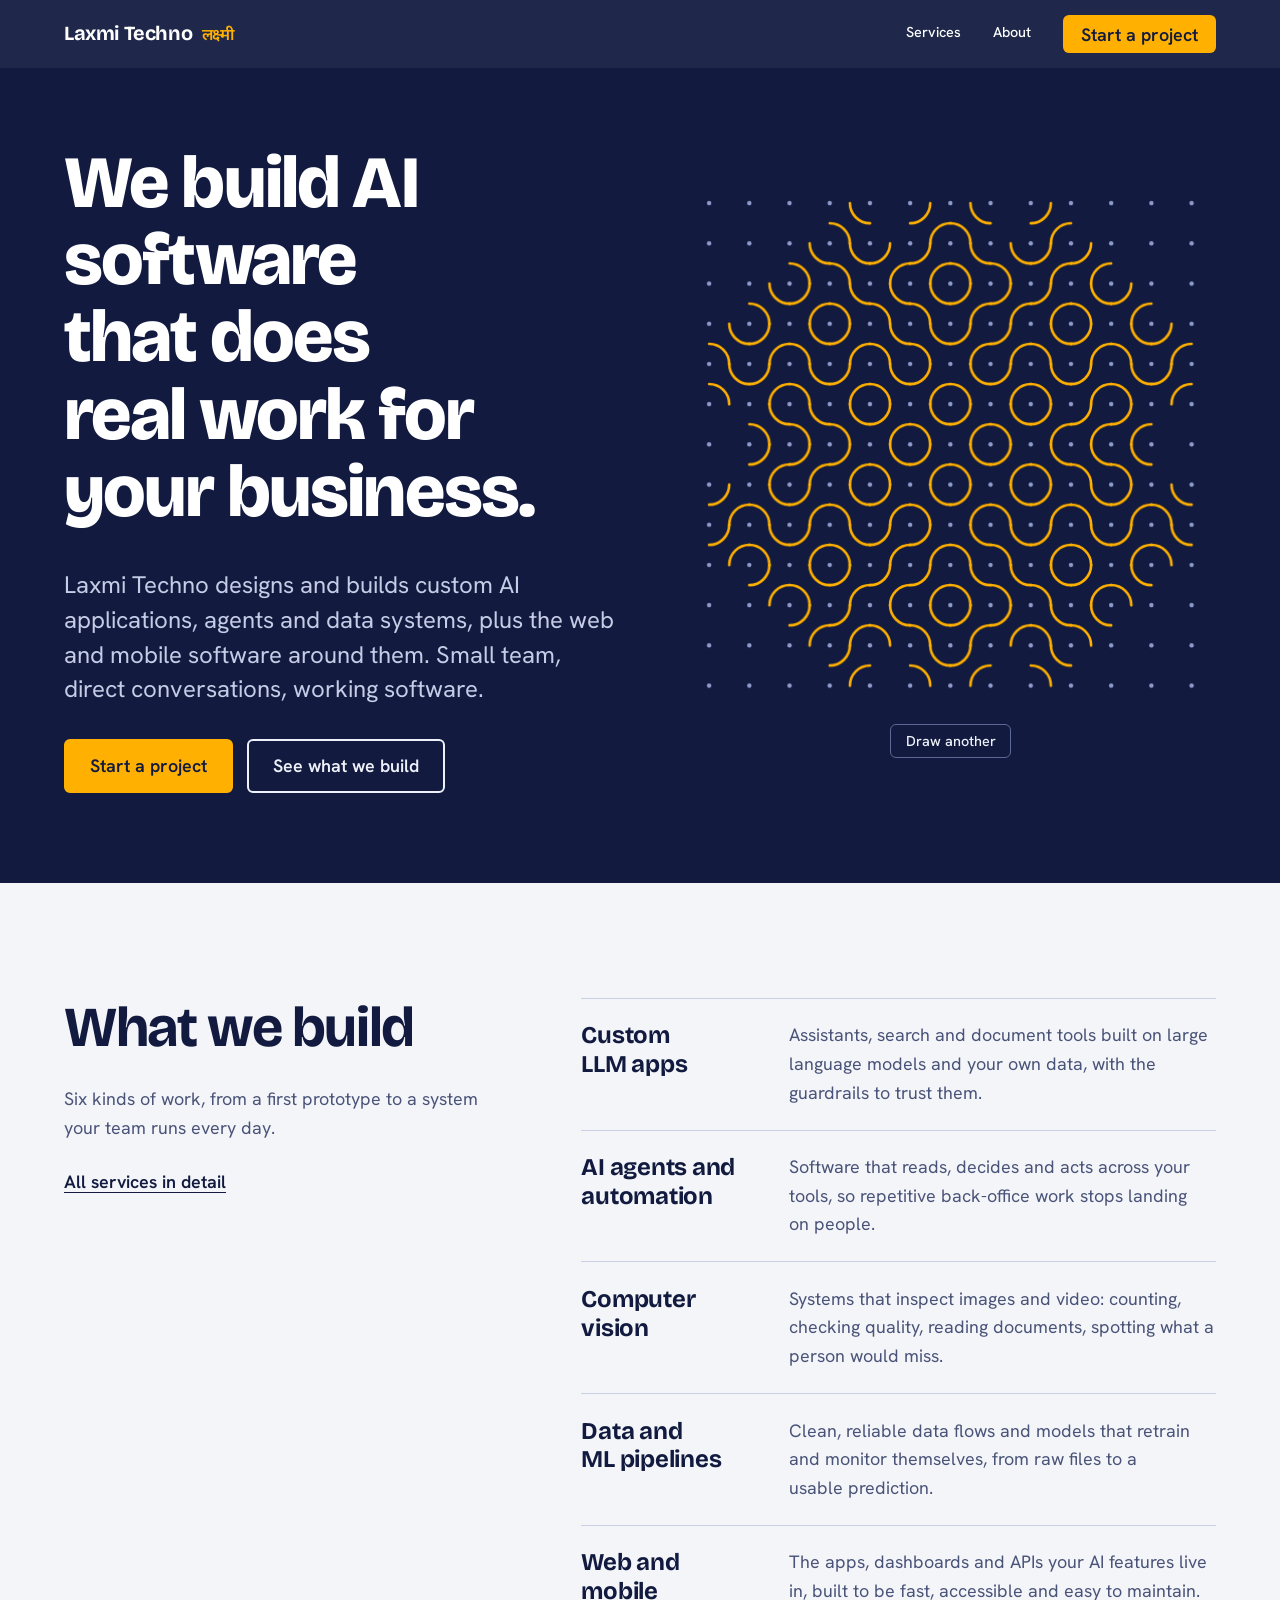
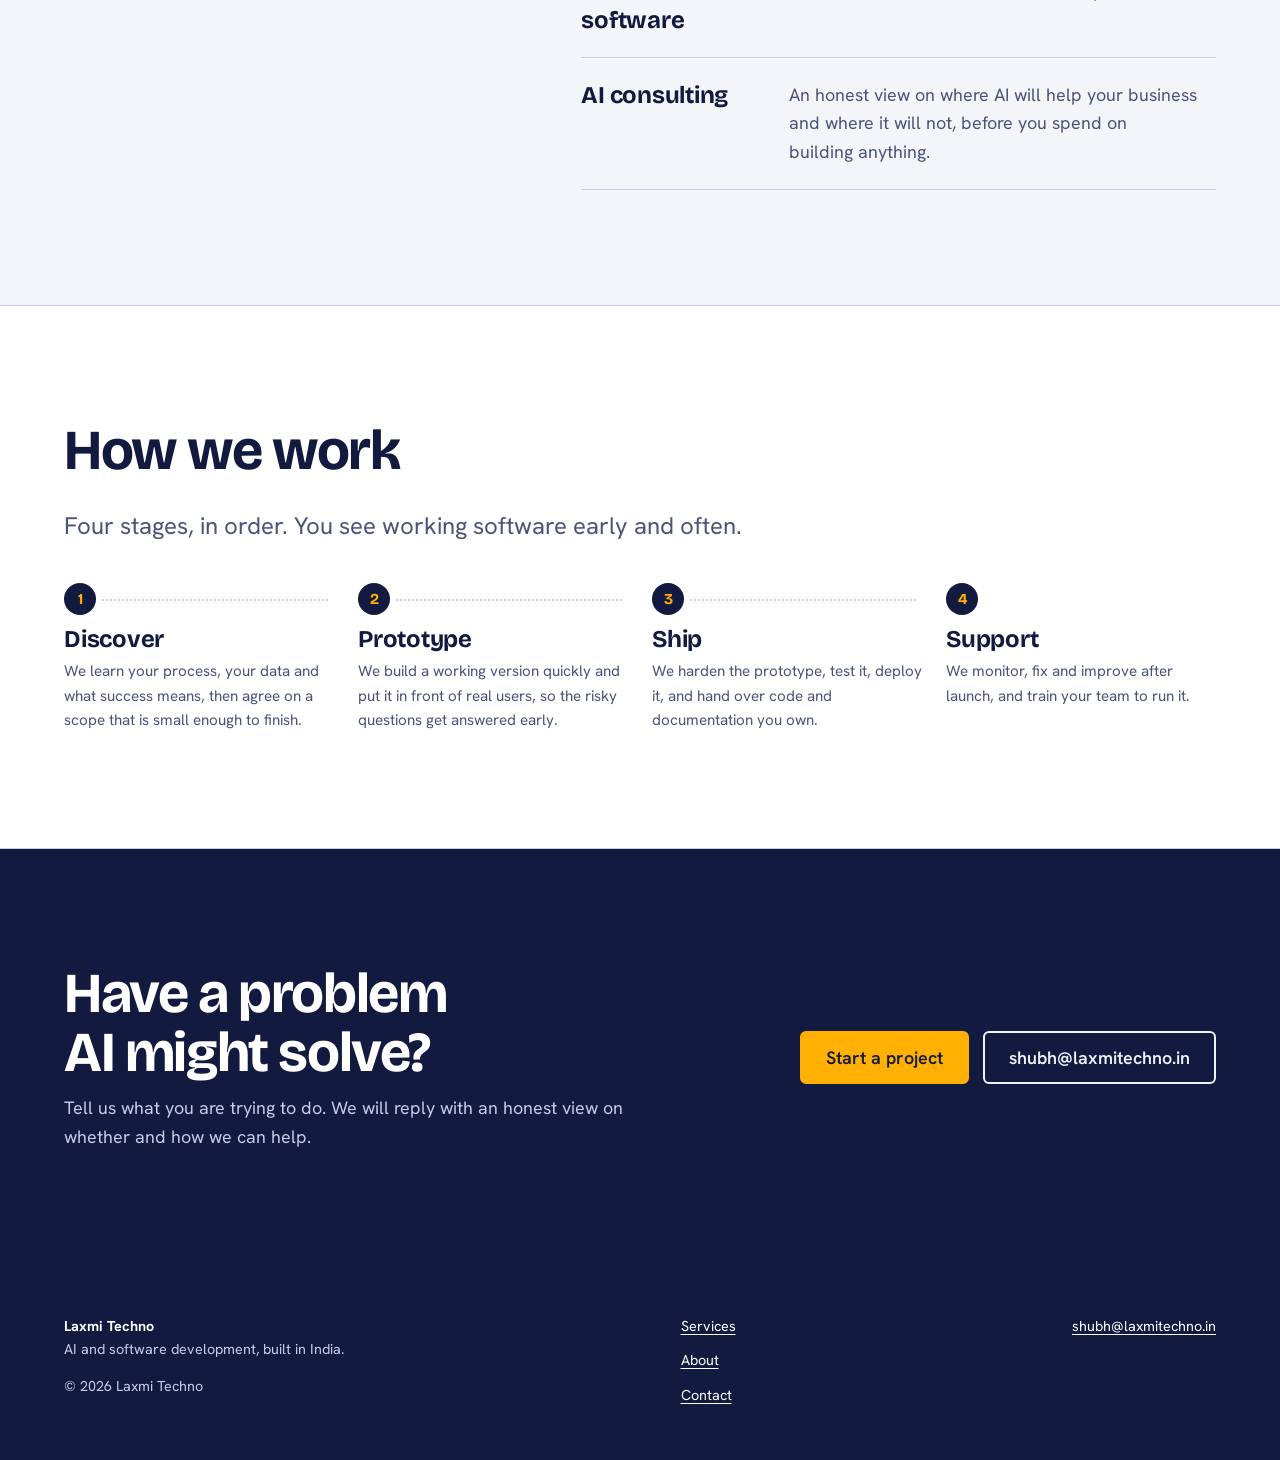
<file: index.html>
<!doctype html>
<html lang="en">
<head>
<meta charset="utf-8"><meta name="viewport" content="width=device-width,initial-scale=1">
<title>Laxmi Techno — AI and software development</title>
<meta name="description" content="Laxmi Techno — AI and software development. We build custom LLM apps, AI agents, computer vision, data pipelines and web and mobile software for businesses.">
<link rel="canonical" href="https://laxmitechno.in/">
<link rel="icon" href="/assets/favicon.svg" type="image/svg+xml">
<link rel="preconnect" href="https://fonts.googleapis.com"><link rel="preconnect" href="https://fonts.gstatic.com" crossorigin>
<link href="https://fonts.googleapis.com/css2?family=Bricolage+Grotesque:opsz,wght@12..96,500;12..96,700;12..96,800&family=Hanken+Grotesk:wght@400;500;600&family=Noto+Sans+Devanagari:wght@600&display=swap" rel="stylesheet">
<link rel="stylesheet" href="/css/base.css">
<link rel="stylesheet" href="/css/home.css">
<meta name="theme-color" content="#121B3F">
<meta property="og:site_name" content="Laxmi Techno"><meta property="og:image" content="https://laxmitechno.in/assets/og.svg">
<meta property="og:title" content="Laxmi Techno — AI and software development">
<meta property="og:description" content="We build AI software that does real work for your business.">
<meta property="og:url" content="https://laxmitechno.in/">
<script type="application/ld+json">{"@context":"https://schema.org","@type":"Organization","name":"Laxmi Techno","url":"https://laxmitechno.in","email":"shubh@laxmitechno.in","description":"AI and software development: custom LLM apps, AI agents, computer vision, data pipelines, and web and mobile software."}</script>
</head>
<body>
<a class="skip" href="#main">Skip to content</a>
<header class="site-header"><div class="wrap">
  <a class="brand" href="/">Laxmi Techno <span class="deva" lang="hi" aria-hidden="true">लक्ष्मी</span></a>
  <nav class="nav" aria-label="Main">
    <a href="/services.html">Services</a><a href="/about.html">About</a>
    <a class="btn" href="/contact.html">Start a project</a>
  </nav>
</div></header>
<main id="main">

<section class="home-hero dark" aria-labelledby="hero-title">
  <div class="wrap">
    <div>
      <h1 id="hero-title">We build AI software that does real work for your business.</h1>
      <p class="lede">Laxmi Techno designs and builds custom AI applications, agents and data systems, plus the web and mobile software around them. Small team, direct conversations, working software.</p>
      <div class="home-actions">
        <a class="btn" href="/contact.html">Start a project</a>
        <a class="btn ghost" href="/services.html">See what we build</a>
      </div>
    </div>
    <div class="home-stage">
      <svg id="kolam" class="kolam" aria-hidden="true" focusable="false"></svg>
      <div class="home-stage-foot"><button type="button" class="home-redraw" id="kolam-redraw">Draw another</button></div>
    </div>
  </div>
</section>

<section class="section" aria-labelledby="cap-title">
  <div class="wrap home-cap">
    <div class="home-cap-head">
      <h2 id="cap-title">What we build</h2>
      <p>Six kinds of work, from a first prototype to a system your team runs every day.</p>
      <a class="home-more" href="/services.html">All services in detail</a>
    </div>
    <ul class="home-cap-list">
      <li><h3>Custom LLM apps</h3><p>Assistants, search and document tools built on large language models and your own data, with the guardrails to trust them.</p></li>
      <li><h3>AI agents and automation</h3><p>Software that reads, decides and acts across your tools, so repetitive back-office work stops landing on people.</p></li>
      <li><h3>Computer vision</h3><p>Systems that inspect images and video: counting, checking quality, reading documents, spotting what a person would miss.</p></li>
      <li><h3>Data and ML pipelines</h3><p>Clean, reliable data flows and models that retrain and monitor themselves, from raw files to a usable prediction.</p></li>
      <li><h3>Web and mobile software</h3><p>The apps, dashboards and APIs your AI features live in, built to be fast, accessible and easy to maintain.</p></li>
      <li><h3>AI consulting</h3><p>An honest view on where AI will help your business and where it will not, before you spend on building anything.</p></li>
    </ul>
  </div>
</section>

<section class="section home-process" aria-labelledby="process-title">
  <div class="wrap">
    <h2 id="process-title">How we work</h2>
    <p class="lede">Four stages, in order. You see working software early and often.</p>
    <ol class="home-steps">
      <li><h3>Discover</h3><p>We learn your process, your data and what success means, then agree on a scope that is small enough to finish.</p></li>
      <li><h3>Prototype</h3><p>We build a working version quickly and put it in front of real users, so the risky questions get answered early.</p></li>
      <li><h3>Ship</h3><p>We harden the prototype, test it, deploy it, and hand over code and documentation you own.</p></li>
      <li><h3>Support</h3><p>We monitor, fix and improve after launch, and train your team to run it.</p></li>
    </ol>
  </div>
</section>

<section class="section home-close dark" aria-labelledby="close-title">
  <div class="wrap">
    <div>
      <h2 id="close-title">Have a problem AI might solve?</h2>
      <p>Tell us what you are trying to do. We will reply with an honest view on whether and how we can help.</p>
    </div>
    <div class="home-actions">
      <a class="btn" href="/contact.html">Start a project</a>
      <a class="btn ghost" href="mailto:shubh@laxmitechno.in">shubh@laxmitechno.in</a>
    </div>
  </div>
</section>

</main>
<footer class="site-footer"><div class="wrap">
  <div><strong style="color:#fff">Laxmi Techno</strong><p>AI and software development, built in India.</p><p>&copy; <span id="yr">2026</span> Laxmi Techno</p></div>
  <ul><li><a href="/services.html">Services</a></li><li><a href="/about.html">About</a></li><li><a href="/contact.html">Contact</a></li></ul>
  <ul><li><a href="mailto:shubh@laxmitechno.in">shubh@laxmitechno.in</a></li></ul>
</div></footer>
<script>document.getElementById('yr').textContent=new Date().getFullYear()</script>
<script src="/js/kolam.js"></script>
</body>
</html>
</file>
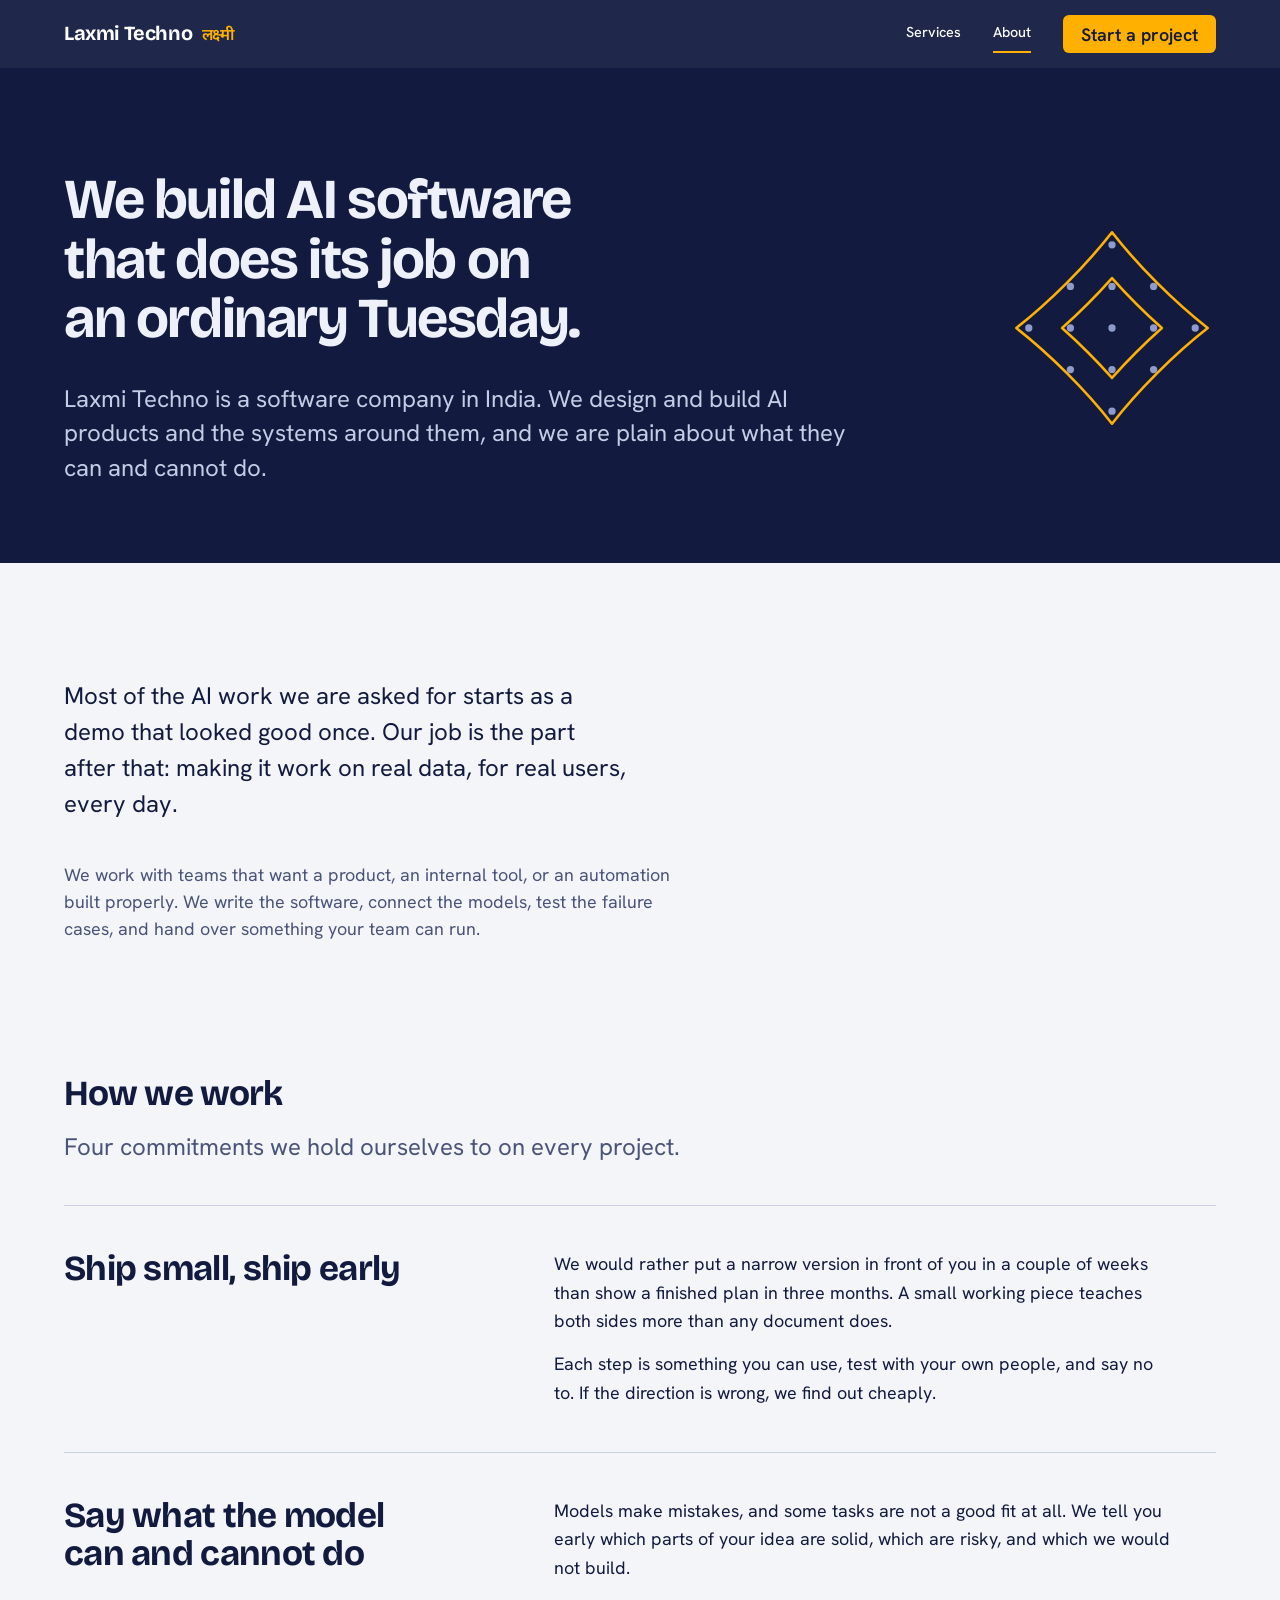
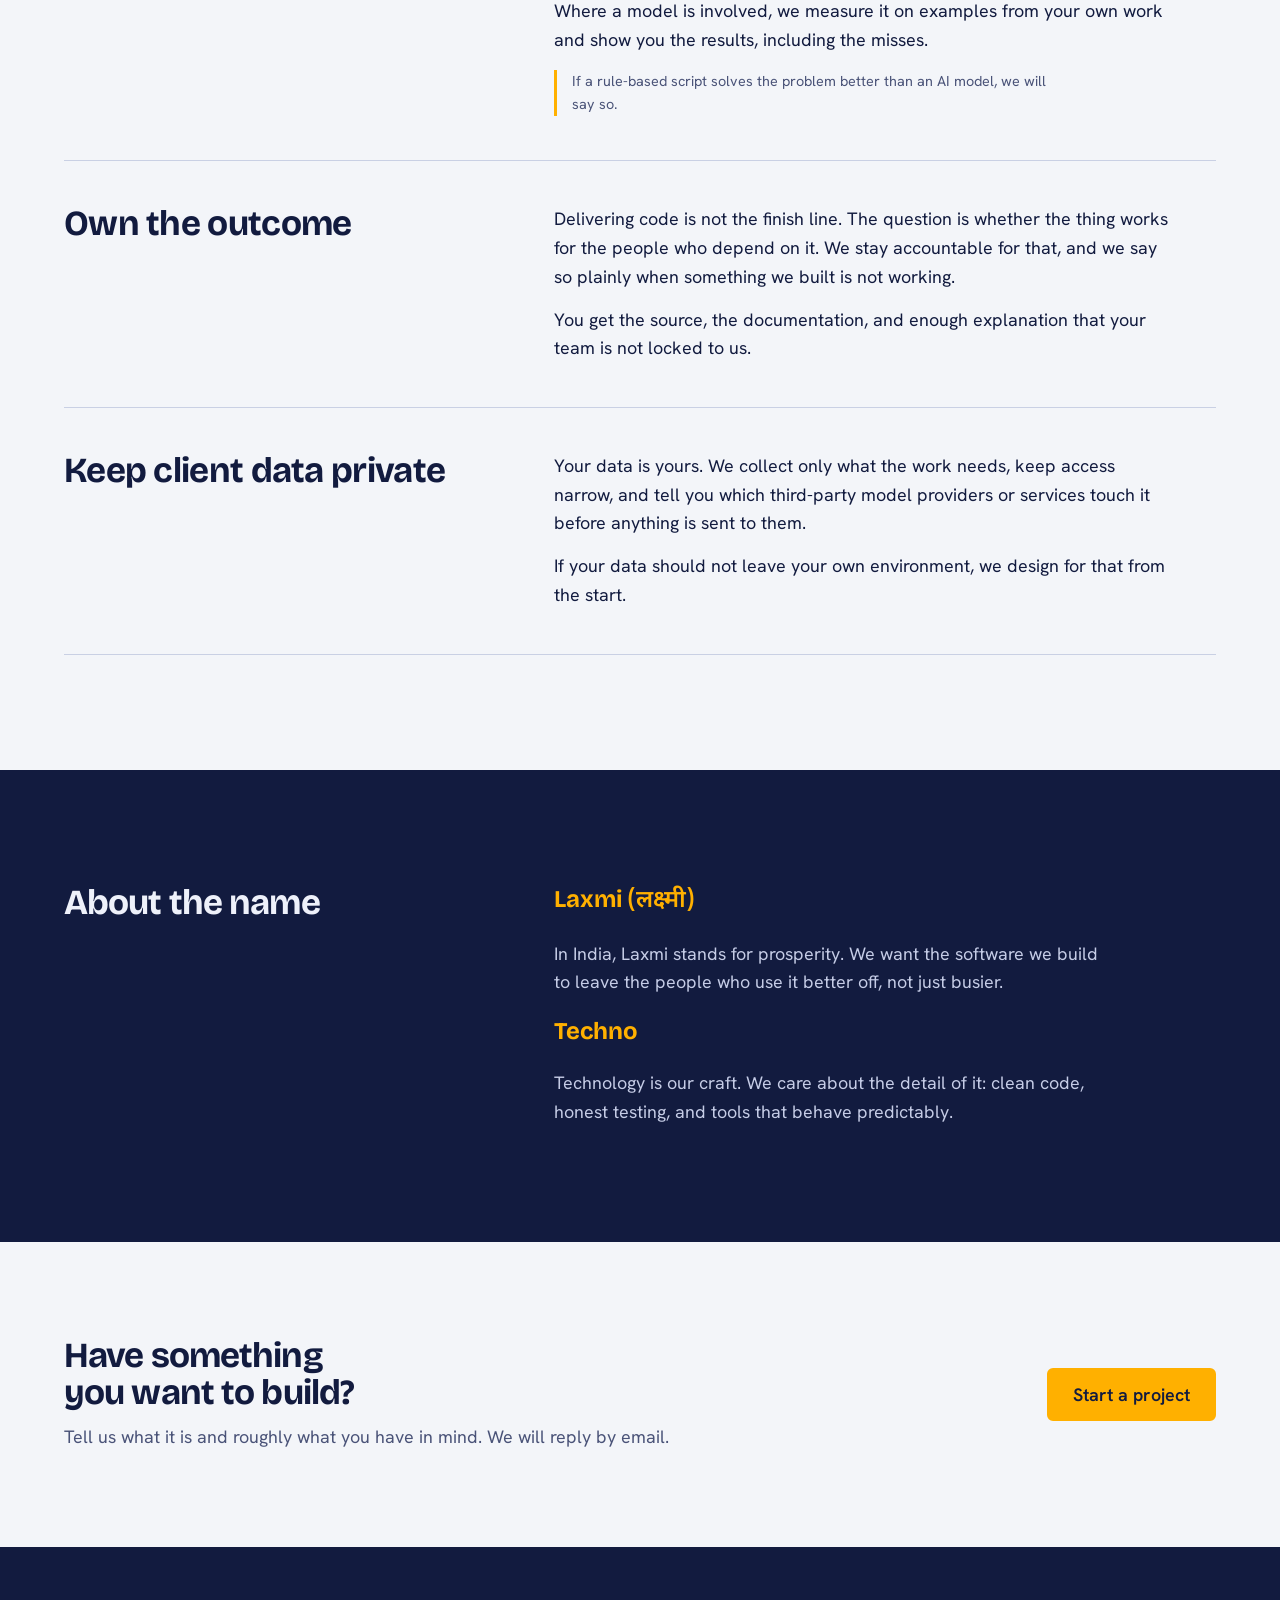
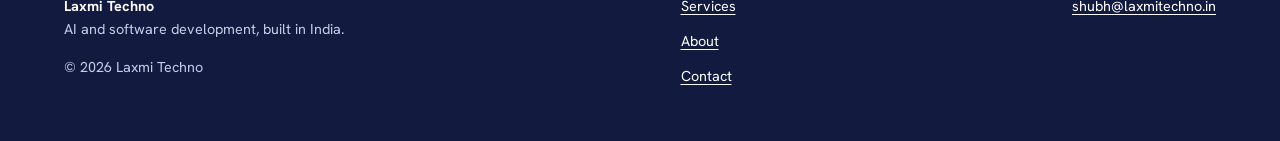
<file: about.html>
<!doctype html>
<html lang="en">
<head>
<meta charset="utf-8"><meta name="viewport" content="width=device-width,initial-scale=1">
<title>About Laxmi Techno | AI software built in India</title>
<meta name="description" content="Laxmi Techno is an Indian software company building AI products and systems. How we work: ship small, be honest about what a model can do, own the outcome, keep your data private.">
<link rel="canonical" href="https://laxmitechno.in/about.html">
<meta property="og:title" content="About Laxmi Techno"><meta property="og:description" content="An Indian software company building AI products and systems, and how we work."><meta property="og:url" content="https://laxmitechno.in/about.html">
<link rel="icon" href="/assets/favicon.svg" type="image/svg+xml">
<link rel="preconnect" href="https://fonts.googleapis.com"><link rel="preconnect" href="https://fonts.gstatic.com" crossorigin>
<link href="https://fonts.googleapis.com/css2?family=Bricolage+Grotesque:opsz,wght@12..96,500;12..96,700;12..96,800&family=Hanken+Grotesk:wght@400;500;600&family=Noto+Sans+Devanagari:wght@600&display=swap" rel="stylesheet">
<link rel="stylesheet" href="/css/base.css">
<link rel="stylesheet" href="/css/pages.css">
<meta name="theme-color" content="#121B3F">
<meta property="og:site_name" content="Laxmi Techno"><meta property="og:image" content="https://laxmitechno.in/assets/og.svg">
</head>
<body>
<a class="skip" href="#main">Skip to content</a>
<header class="site-header"><div class="wrap">
  <a class="brand" href="/">Laxmi Techno <span class="deva" lang="hi" aria-hidden="true">लक्ष्मी</span></a>
  <nav class="nav" aria-label="Main">
    <a href="/services.html">Services</a><a href="/about.html" aria-current="page">About</a>
    <a class="btn" href="/contact.html">Start a project</a>
  </nav>
</div></header>
<main id="main">

<section class="page-hero dark">
  <div class="wrap">
    <div>
      <h1>We build AI software that does its job on an ordinary Tuesday.</h1>
      <p class="lede">Laxmi Techno is a software company in India. We design and build AI products and the systems around them, and we are plain about what they can and cannot do.</p>
    </div>
    <svg class="kolam" viewBox="0 0 200 200" aria-hidden="true" focusable="false">
      <path class="line" d="M100 8C125 40 160 75 192 100C160 125 125 160 100 192C75 160 40 125 8 100C40 75 75 40 100 8Z"/>
      <path class="line" d="M100 52C116 70 130 84 148 100C130 116 116 130 100 148C84 130 70 116 52 100C70 84 84 70 100 52Z"/>
      <g class="dot"><circle cx="100" cy="20" r="3.5"/><circle cx="60" cy="60" r="3.5"/><circle cx="100" cy="60" r="3.5"/><circle cx="140" cy="60" r="3.5"/><circle cx="20" cy="100" r="3.5"/><circle cx="60" cy="100" r="3.5"/><circle cx="100" cy="100" r="3.5"/><circle cx="140" cy="100" r="3.5"/><circle cx="180" cy="100" r="3.5"/><circle cx="60" cy="140" r="3.5"/><circle cx="100" cy="140" r="3.5"/><circle cx="140" cy="140" r="3.5"/><circle cx="100" cy="180" r="3.5"/></g>
    </svg>
  </div>
</section>

<section class="section">
  <div class="wrap about-intro">
    <p>Most of the AI work we are asked for starts as a demo that looked good once. Our job is the part after that: making it work on real data, for real users, every day.</p>
    <p>We work with teams that want a product, an internal tool, or an automation built properly. We write the software, connect the models, test the failure cases, and hand over something your team can run.</p>
  </div>
</section>

<section class="section" style="padding-top:0" aria-labelledby="how">
  <div class="wrap">
    <div class="section-head">
      <h2 id="how">How we work</h2>
      <p class="lede">Four commitments we hold ourselves to on every project.</p>
    </div>
    <ul class="principles">
      <li class="principle">
        <h3>Ship small, ship early</h3>
        <div>
          <p>We would rather put a narrow version in front of you in a couple of weeks than show a finished plan in three months. A small working piece teaches both sides more than any document does.</p>
          <p>Each step is something you can use, test with your own people, and say no to. If the direction is wrong, we find out cheaply.</p>
        </div>
      </li>
      <li class="principle">
        <h3>Say what the model can and cannot do</h3>
        <div>
          <p>Models make mistakes, and some tasks are not a good fit at all. We tell you early which parts of your idea are solid, which are risky, and which we would not build.</p>
          <p>Where a model is involved, we measure it on examples from your own work and show you the results, including the misses.</p>
          <p class="limit">If a rule-based script solves the problem better than an AI model, we will say so.</p>
        </div>
      </li>
      <li class="principle">
        <h3>Own the outcome</h3>
        <div>
          <p>Delivering code is not the finish line. The question is whether the thing works for the people who depend on it. We stay accountable for that, and we say so plainly when something we built is not working.</p>
          <p>You get the source, the documentation, and enough explanation that your team is not locked to us.</p>
        </div>
      </li>
      <li class="principle">
        <h3>Keep client data private</h3>
        <div>
          <p>Your data is yours. We collect only what the work needs, keep access narrow, and tell you which third-party model providers or services touch it before anything is sent to them.</p>
          <p>If your data should not leave your own environment, we design for that from the start.</p>
        </div>
      </li>
    </ul>
  </div>
</section>

<section class="section dark" aria-labelledby="name">
  <div class="wrap name-note">
    <h2 id="name">About the name</h2>
    <dl>
      <dt>Laxmi <span class="deva" lang="hi">(लक्ष्मी)</span></dt>
      <dd>In India, Laxmi stands for prosperity. We want the software we build to leave the people who use it better off, not just busier.</dd>
      <dt>Techno</dt>
      <dd>Technology is our craft. We care about the detail of it: clean code, honest testing, and tools that behave predictably.</dd>
    </dl>
  </div>
</section>

<section class="cta-band">
  <div class="wrap">
    <div>
      <h2>Have something you want to build?</h2>
      <p>Tell us what it is and roughly what you have in mind. We will reply by email.</p>
    </div>
    <a class="btn" href="/contact.html">Start a project</a>
  </div>
</section>

</main>
<footer class="site-footer"><div class="wrap">
  <div><strong style="color:#fff">Laxmi Techno</strong><p>AI and software development, built in India.</p><p>&copy; <span id="yr">2026</span> Laxmi Techno</p></div>
  <ul><li><a href="/services.html">Services</a></li><li><a href="/about.html">About</a></li><li><a href="/contact.html">Contact</a></li></ul>
  <ul><li><a href="mailto:shubh@laxmitechno.in">shubh@laxmitechno.in</a></li></ul>
</div></footer>
</body>
</html>
</file>
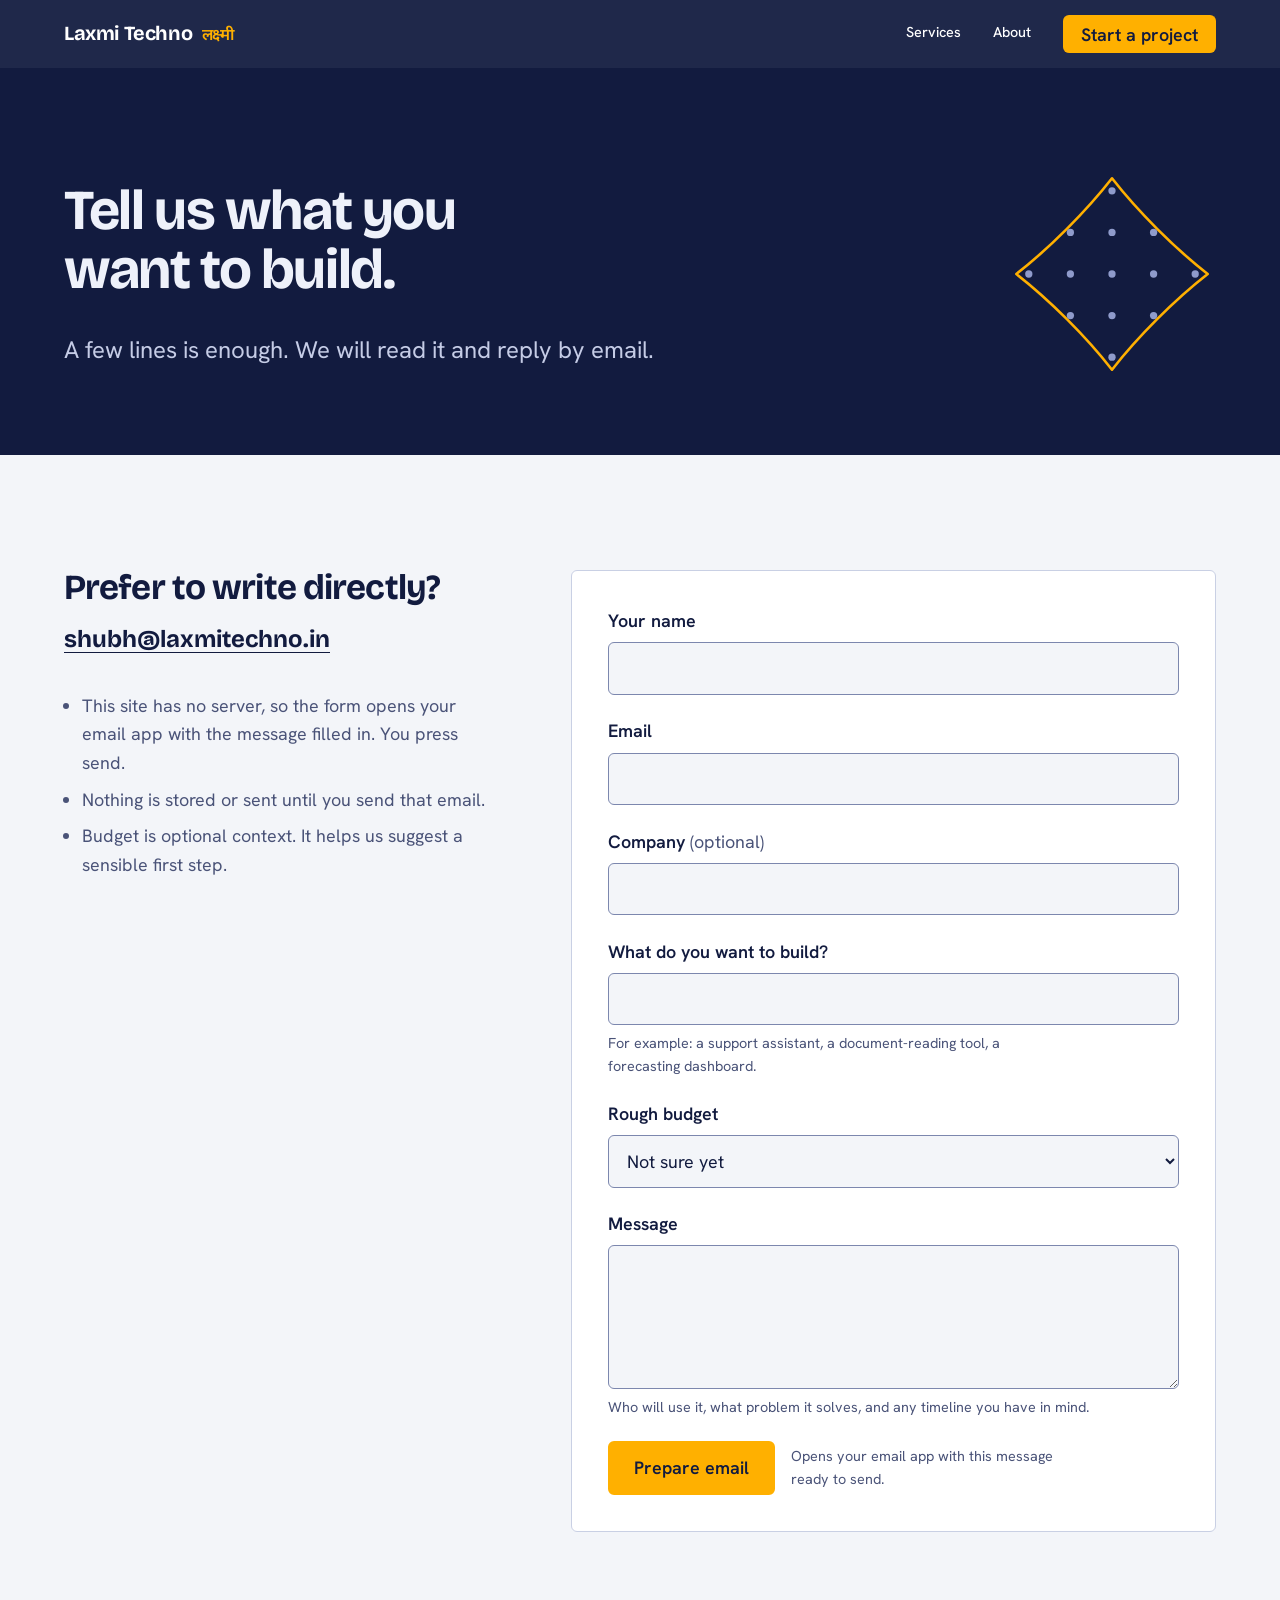
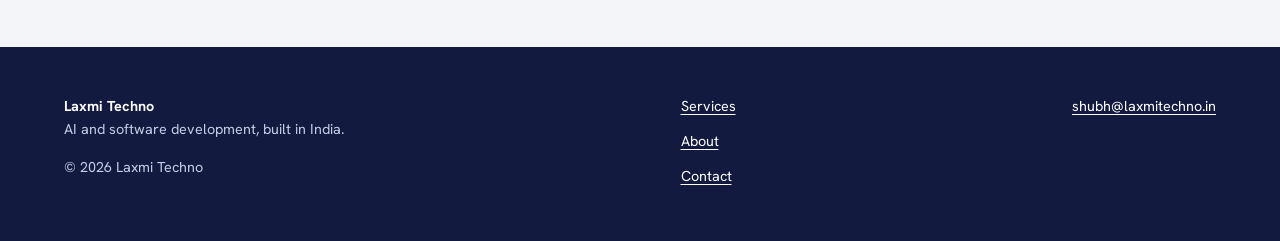
<file: contact.html>
<!doctype html>
<html lang="en">
<head>
<meta charset="utf-8"><meta name="viewport" content="width=device-width,initial-scale=1">
<title>Contact Laxmi Techno | Start a project</title>
<meta name="description" content="Tell Laxmi Techno what you want to build. Fill in the short form and your email app opens with the message ready to send to shubh@laxmitechno.in.">
<link rel="canonical" href="https://laxmitechno.in/contact.html">
<meta property="og:title" content="Contact Laxmi Techno"><meta property="og:description" content="Tell us what you want to build. We reply by email."><meta property="og:url" content="https://laxmitechno.in/contact.html">
<link rel="icon" href="/assets/favicon.svg" type="image/svg+xml">
<link rel="preconnect" href="https://fonts.googleapis.com"><link rel="preconnect" href="https://fonts.gstatic.com" crossorigin>
<link href="https://fonts.googleapis.com/css2?family=Bricolage+Grotesque:opsz,wght@12..96,500;12..96,700;12..96,800&family=Hanken+Grotesk:wght@400;500;600&family=Noto+Sans+Devanagari:wght@600&display=swap" rel="stylesheet">
<link rel="stylesheet" href="/css/base.css">
<link rel="stylesheet" href="/css/pages.css">
<meta name="theme-color" content="#121B3F">
<meta property="og:site_name" content="Laxmi Techno"><meta property="og:image" content="https://laxmitechno.in/assets/og.svg">
</head>
<body>
<a class="skip" href="#main">Skip to content</a>
<header class="site-header"><div class="wrap">
  <a class="brand" href="/">Laxmi Techno <span class="deva" lang="hi" aria-hidden="true">लक्ष्मी</span></a>
  <nav class="nav" aria-label="Main">
    <a href="/services.html">Services</a><a href="/about.html">About</a>
    <a class="btn" href="/contact.html" aria-current="page">Start a project</a>
  </nav>
</div></header>
<main id="main">

<section class="page-hero dark">
  <div class="wrap">
    <div>
      <h1>Tell us what you want to build.</h1>
      <p class="lede">A few lines is enough. We will read it and reply by email.</p>
    </div>
    <svg class="kolam" viewBox="0 0 200 200" aria-hidden="true" focusable="false">
      <path class="line" d="M100 8C125 40 160 75 192 100C160 125 125 160 100 192C75 160 40 125 8 100C40 75 75 40 100 8Z"/>
      <g class="dot"><circle cx="100" cy="20" r="3.5"/><circle cx="60" cy="60" r="3.5"/><circle cx="100" cy="60" r="3.5"/><circle cx="140" cy="60" r="3.5"/><circle cx="20" cy="100" r="3.5"/><circle cx="60" cy="100" r="3.5"/><circle cx="100" cy="100" r="3.5"/><circle cx="140" cy="100" r="3.5"/><circle cx="180" cy="100" r="3.5"/><circle cx="60" cy="140" r="3.5"/><circle cx="100" cy="140" r="3.5"/><circle cx="140" cy="140" r="3.5"/><circle cx="100" cy="180" r="3.5"/></g>
    </svg>
  </div>
</section>

<section class="section">
  <div class="wrap contact-grid">
    <div class="contact-side">
      <h2>Prefer to write directly?</h2>
      <p><a class="mail" href="mailto:shubh@laxmitechno.in">shubh@laxmitechno.in</a></p>
      <ul>
        <li>This site has no server, so the form opens your email app with the message filled in. You press send.</li>
        <li>Nothing is stored or sent until you send that email.</li>
        <li>Budget is optional context. It helps us suggest a sensible first step.</li>
      </ul>
    </div>

    <div>
      <form class="form" id="contact-form" novalidate>
        <div class="field">
          <label for="name">Your name</label>
          <input id="name" name="name" type="text" autocomplete="name" required aria-describedby="name-err">
          <p class="error" id="name-err"></p>
        </div>
        <div class="field">
          <label for="email">Email</label>
          <input id="email" name="email" type="email" autocomplete="email" inputmode="email" required aria-describedby="email-err">
          <p class="error" id="email-err"></p>
        </div>
        <div class="field">
          <label for="company">Company <span class="opt">(optional)</span></label>
          <input id="company" name="company" type="text" autocomplete="organization">
        </div>
        <div class="field">
          <label for="build">What do you want to build?</label>
          <input id="build" name="build" type="text" required aria-describedby="build-hint build-err">
          <p class="hint" id="build-hint">For example: a support assistant, a document-reading tool, a forecasting dashboard.</p>
          <p class="error" id="build-err"></p>
        </div>
        <div class="field">
          <label for="budget">Rough budget</label>
          <select id="budget" name="budget">
            <option>Not sure yet</option>
            <option>Under ₹5 lakh</option>
            <option>₹5–25 lakh</option>
            <option>₹25 lakh+</option>
          </select>
        </div>
        <div class="field">
          <label for="message">Message</label>
          <textarea id="message" name="message" required aria-describedby="message-hint message-err"></textarea>
          <p class="hint" id="message-hint">Who will use it, what problem it solves, and any timeline you have in mind.</p>
          <p class="error" id="message-err"></p>
        </div>
        <div class="form-actions">
          <button class="btn" type="submit">Prepare email</button>
          <p class="small">Opens your email app with this message ready to send.</p>
        </div>
        <div class="status" id="form-status" role="status" aria-live="polite" aria-atomic="true"></div>
      </form>
    </div>
  </div>
</section>

</main>
<footer class="site-footer"><div class="wrap">
  <div><strong style="color:#fff">Laxmi Techno</strong><p>AI and software development, built in India.</p><p>&copy; <span id="yr">2026</span> Laxmi Techno</p></div>
  <ul><li><a href="/services.html">Services</a></li><li><a href="/about.html">About</a></li><li><a href="/contact.html">Contact</a></li></ul>
  <ul><li><a href="mailto:shubh@laxmitechno.in">shubh@laxmitechno.in</a></li></ul>
</div></footer>
<script src="/js/contact.js"></script>
</body>
</html>
</file>
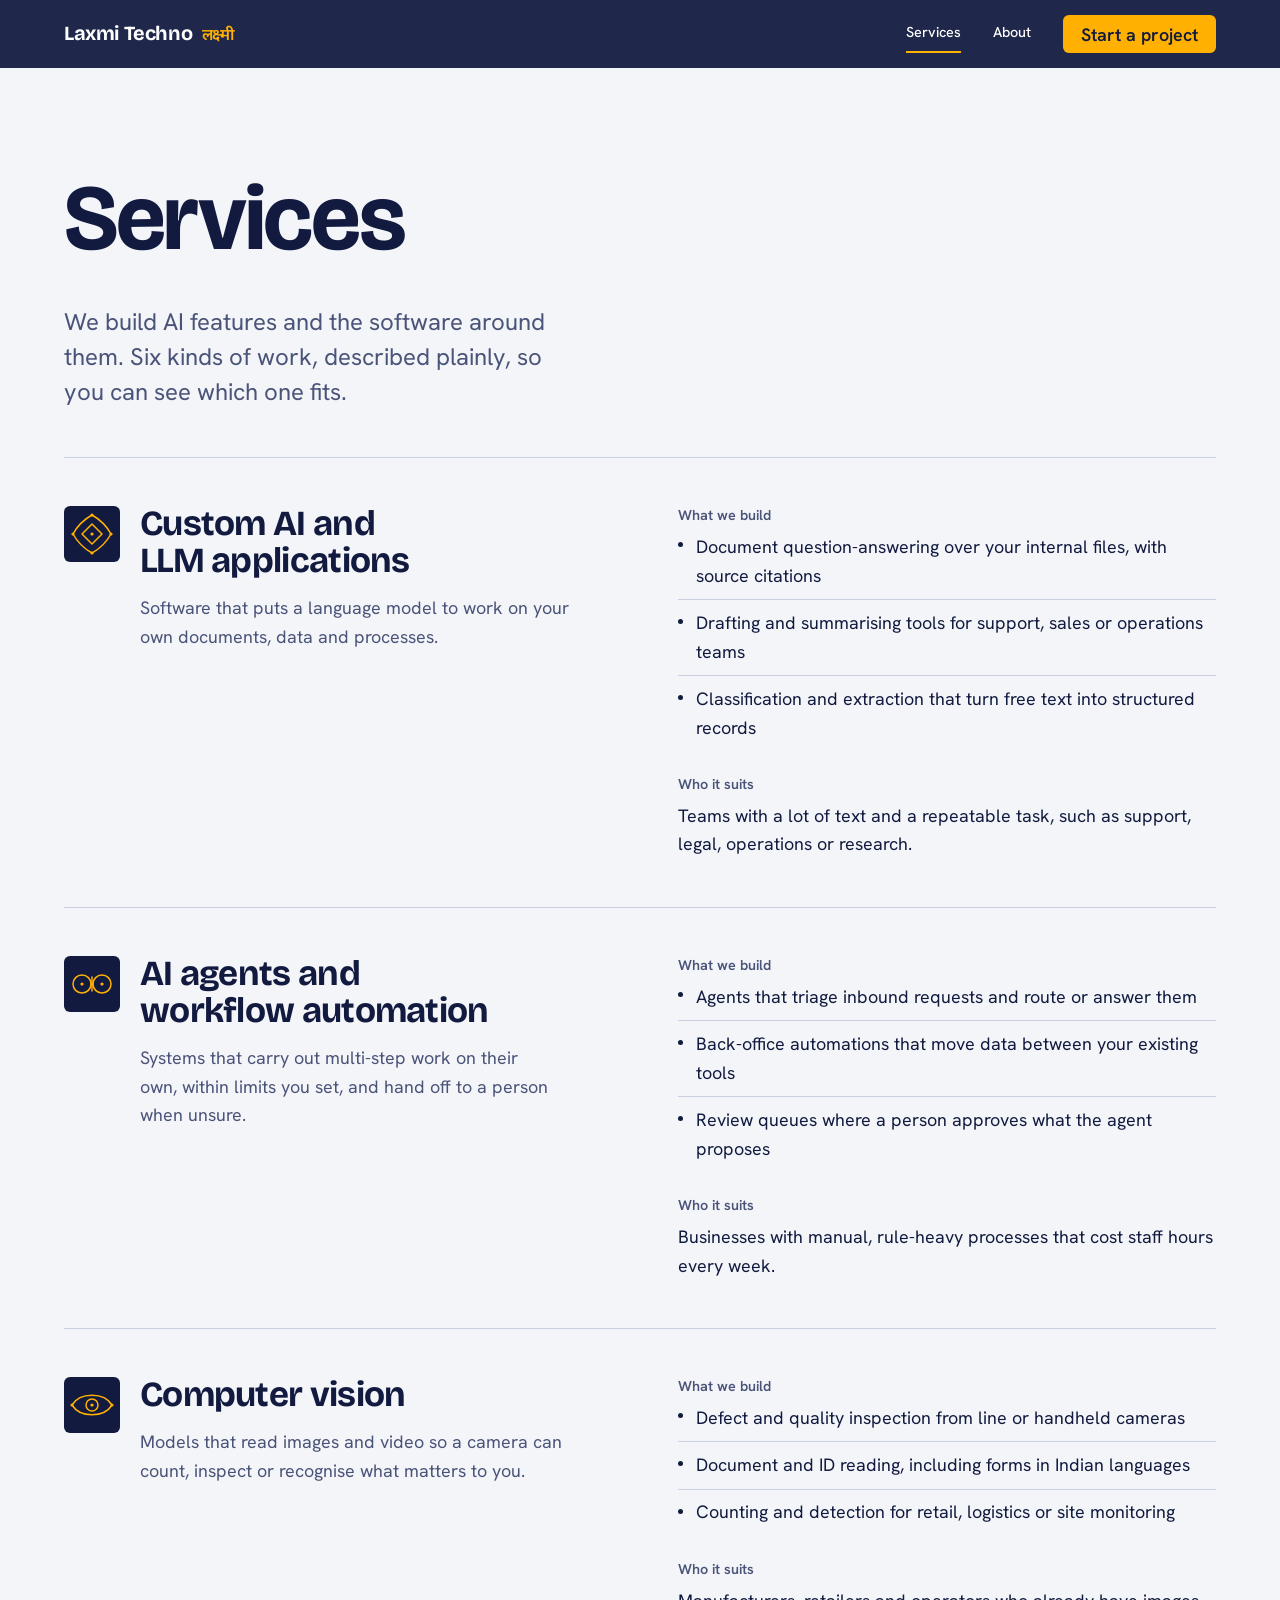
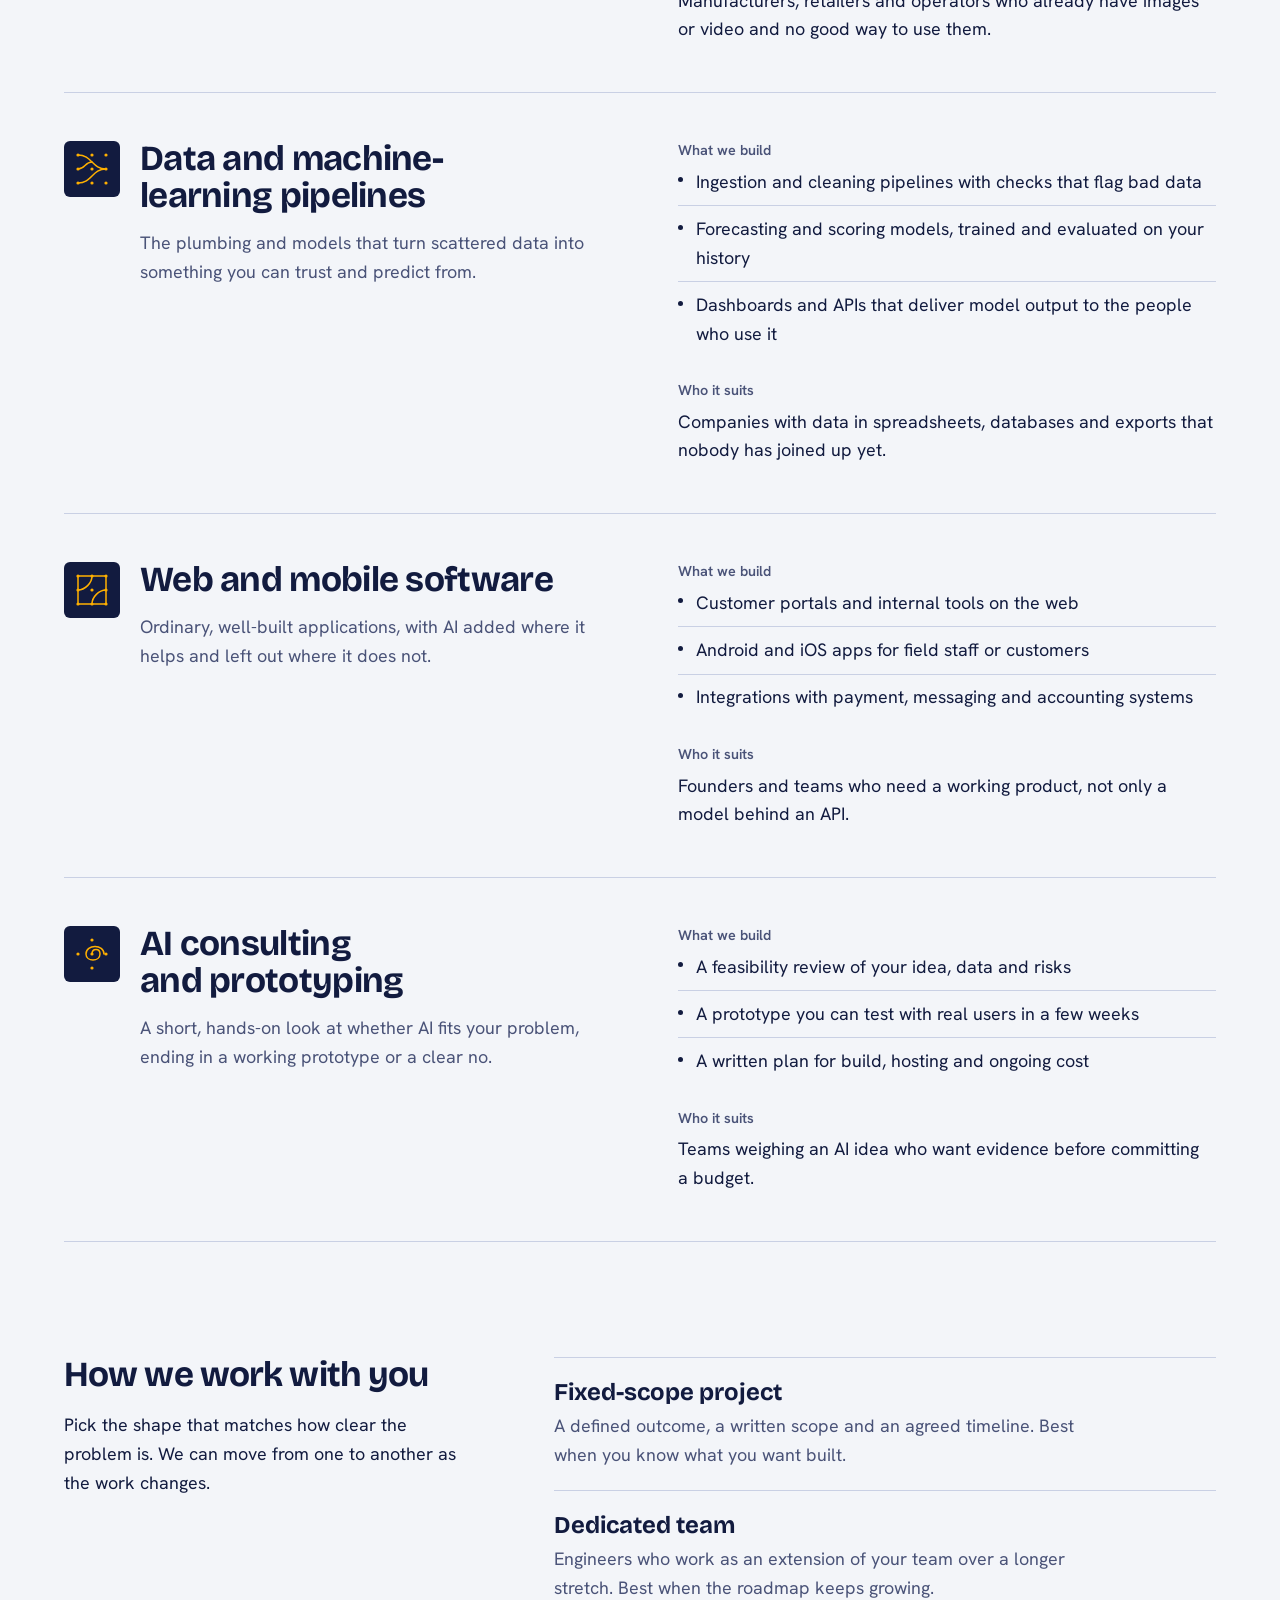
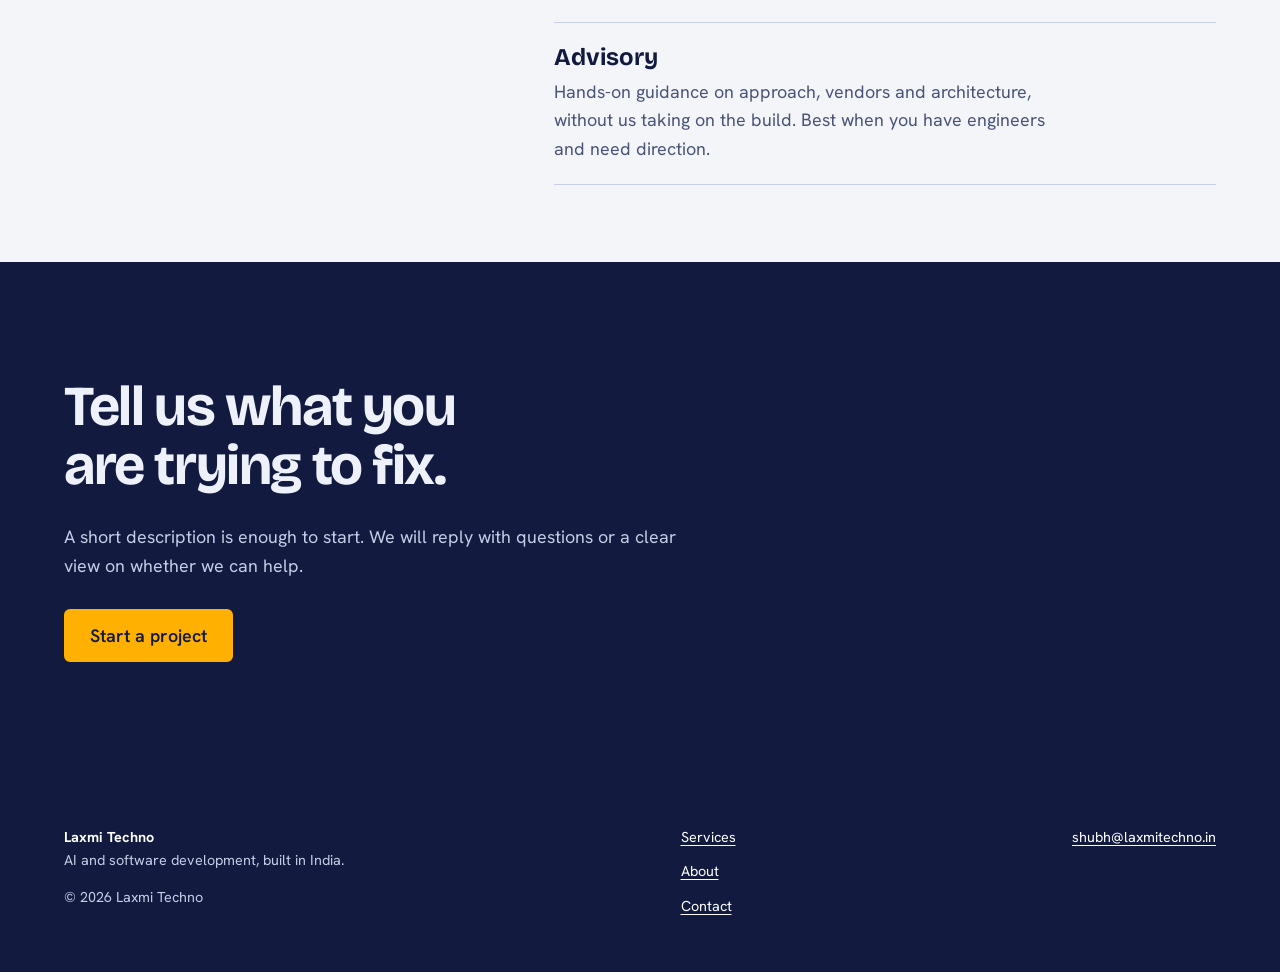
<file: services.html>
<!doctype html>
<html lang="en">
<head>
<meta charset="utf-8"><meta name="viewport" content="width=device-width,initial-scale=1">
<title>Services | Laxmi Techno</title>
<meta name="description" content="Laxmi Techno builds custom AI and LLM applications, agents, computer vision, data pipelines, web and mobile software, and offers AI consulting and prototyping.">
<link rel="canonical" href="https://laxmitechno.in/services.html">
<meta property="og:title" content="Services | Laxmi Techno"><meta property="og:type" content="website"><meta property="og:url" content="https://laxmitechno.in/services.html">
<meta property="og:description" content="Six areas of AI and software work, and three ways to engage us.">
<link rel="icon" href="/assets/favicon.svg" type="image/svg+xml">
<link rel="preconnect" href="https://fonts.googleapis.com"><link rel="preconnect" href="https://fonts.gstatic.com" crossorigin>
<link href="https://fonts.googleapis.com/css2?family=Bricolage+Grotesque:opsz,wght@12..96,500;12..96,700;12..96,800&family=Hanken+Grotesk:wght@400;500;600&family=Noto+Sans+Devanagari:wght@600&display=swap" rel="stylesheet">
<link rel="stylesheet" href="/css/base.css">
<link rel="stylesheet" href="/css/services.css">
<meta name="theme-color" content="#121B3F">
<meta property="og:site_name" content="Laxmi Techno"><meta property="og:image" content="https://laxmitechno.in/assets/og.svg">
</head>
<body>
<a class="skip" href="#main">Skip to content</a>
<header class="site-header"><div class="wrap">
  <a class="brand" href="/">Laxmi Techno <span class="deva" lang="hi" aria-hidden="true">लक्ष्मी</span></a>
  <nav class="nav" aria-label="Main">
    <a href="/services.html" aria-current="page">Services</a><a href="/about.html">About</a>
    <a class="btn" href="/contact.html">Start a project</a>
  </nav>
</div></header>
<main id="main">
  <section class="svc-hero">
    <div class="wrap">
      <h1>Services</h1>
      <p class="lede">We build AI features and the software around them. Six kinds of work, described plainly, so you can see which one fits.</p>
    </div>
  </section>

  <section class="svc-list" aria-label="Services">
    <div class="wrap">
      <article class="svc" id="svc-1" aria-labelledby="svc-1-h">
        <div class="svc-head">
          <svg class="kolam" viewBox="0 0 48 48" width="56" height="56" aria-hidden="true" focusable="false"><circle cx="24" cy="5" r="1.6" fill="#FFB000"/><circle cx="5" cy="24" r="1.6" fill="#FFB000"/><circle cx="43" cy="24" r="1.6" fill="#FFB000"/><circle cx="24" cy="43" r="1.6" fill="#FFB000"/><circle cx="24" cy="24" r="1.6" fill="#FFB000"/><g fill="none" stroke="#FFB000" stroke-width="1.5" stroke-linecap="round" stroke-linejoin="round"><path d="M24 5C33 10 38 15 43 24C38 33 33 38 24 43C15 38 10 33 5 24C10 15 15 10 24 5Z"/><path d="M24 14C28 18 30 20 34 24C30 28 28 30 24 34C20 30 18 28 14 24C18 20 20 18 24 14Z"/></g></svg>
          <div>
            <h2 id="svc-1-h">Custom AI and LLM applications</h2>
            <p class="what">Software that puts a language model to work on your own documents, data and processes.</p>
          </div>
        </div>
        <div class="svc-body">
          <h3>What we build</h3>
          <ul><li>Document question-answering over your internal files, with source citations</li><li>Drafting and summarising tools for support, sales or operations teams</li><li>Classification and extraction that turn free text into structured records</li></ul>
          <h3>Who it suits</h3>
          <p>Teams with a lot of text and a repeatable task, such as support, legal, operations or research.</p>
        </div>
      </article>
      <article class="svc" id="svc-2" aria-labelledby="svc-2-h">
        <div class="svc-head">
          <svg class="kolam" viewBox="0 0 48 48" width="56" height="56" aria-hidden="true" focusable="false"><circle cx="14" cy="24" r="1.6" fill="#FFB000"/><circle cx="34" cy="24" r="1.6" fill="#FFB000"/><circle cx="24" cy="24" r="1.6" fill="#FFB000"/><g fill="none" stroke="#FFB000" stroke-width="1.5" stroke-linecap="round" stroke-linejoin="round"><circle cx="14" cy="24" r="9"/><circle cx="34" cy="24" r="9"/><path d="M24 17V31"/></g></svg>
          <div>
            <h2 id="svc-2-h">AI agents and workflow automation</h2>
            <p class="what">Systems that carry out multi-step work on their own, within limits you set, and hand off to a person when unsure.</p>
          </div>
        </div>
        <div class="svc-body">
          <h3>What we build</h3>
          <ul><li>Agents that triage inbound requests and route or answer them</li><li>Back-office automations that move data between your existing tools</li><li>Review queues where a person approves what the agent proposes</li></ul>
          <h3>Who it suits</h3>
          <p>Businesses with manual, rule-heavy processes that cost staff hours every week.</p>
        </div>
      </article>
      <article class="svc" id="svc-3" aria-labelledby="svc-3-h">
        <div class="svc-head">
          <svg class="kolam" viewBox="0 0 48 48" width="56" height="56" aria-hidden="true" focusable="false"><circle cx="4" cy="24" r="1.6" fill="#FFB000"/><circle cx="44" cy="24" r="1.6" fill="#FFB000"/><circle cx="24" cy="24" r="1.6" fill="#FFB000"/><g fill="none" stroke="#FFB000" stroke-width="1.5" stroke-linecap="round" stroke-linejoin="round"><path d="M4 24C12 11 36 11 44 24C36 37 12 37 4 24Z"/><circle cx="24" cy="24" r="6"/></g></svg>
          <div>
            <h2 id="svc-3-h">Computer vision</h2>
            <p class="what">Models that read images and video so a camera can count, inspect or recognise what matters to you.</p>
          </div>
        </div>
        <div class="svc-body">
          <h3>What we build</h3>
          <ul><li>Defect and quality inspection from line or handheld cameras</li><li>Document and ID reading, including forms in Indian languages</li><li>Counting and detection for retail, logistics or site monitoring</li></ul>
          <h3>Who it suits</h3>
          <p>Manufacturers, retailers and operators who already have images or video and no good way to use them.</p>
        </div>
      </article>
      <article class="svc" id="svc-4" aria-labelledby="svc-4-h">
        <div class="svc-head">
          <svg class="kolam" viewBox="0 0 48 48" width="56" height="56" aria-hidden="true" focusable="false"><circle cx="10" cy="10" r="1.6" fill="#FFB000"/><circle cx="24" cy="10" r="1.6" fill="#FFB000"/><circle cx="38" cy="10" r="1.6" fill="#FFB000"/><circle cx="10" cy="24" r="1.6" fill="#FFB000"/><circle cx="24" cy="24" r="1.6" fill="#FFB000"/><circle cx="38" cy="24" r="1.6" fill="#FFB000"/><circle cx="10" cy="38" r="1.6" fill="#FFB000"/><circle cx="24" cy="38" r="1.6" fill="#FFB000"/><circle cx="38" cy="38" r="1.6" fill="#FFB000"/><g fill="none" stroke="#FFB000" stroke-width="1.5" stroke-linecap="round" stroke-linejoin="round"><path d="M10 10C24 10 24 24 38 24C24 24 24 38 10 38"/><path d="M10 24C17 24 17 17 24 17"/></g></svg>
          <div>
            <h2 id="svc-4-h">Data and machine-learning pipelines</h2>
            <p class="what">The plumbing and models that turn scattered data into something you can trust and predict from.</p>
          </div>
        </div>
        <div class="svc-body">
          <h3>What we build</h3>
          <ul><li>Ingestion and cleaning pipelines with checks that flag bad data</li><li>Forecasting and scoring models, trained and evaluated on your history</li><li>Dashboards and APIs that deliver model output to the people who use it</li></ul>
          <h3>Who it suits</h3>
          <p>Companies with data in spreadsheets, databases and exports that nobody has joined up yet.</p>
        </div>
      </article>
      <article class="svc" id="svc-5" aria-labelledby="svc-5-h">
        <div class="svc-head">
          <svg class="kolam" viewBox="0 0 48 48" width="56" height="56" aria-hidden="true" focusable="false"><circle cx="10" cy="10" r="1.6" fill="#FFB000"/><circle cx="24" cy="10" r="1.6" fill="#FFB000"/><circle cx="38" cy="10" r="1.6" fill="#FFB000"/><circle cx="10" cy="24" r="1.6" fill="#FFB000"/><circle cx="24" cy="24" r="1.6" fill="#FFB000"/><circle cx="38" cy="24" r="1.6" fill="#FFB000"/><circle cx="10" cy="38" r="1.6" fill="#FFB000"/><circle cx="24" cy="38" r="1.6" fill="#FFB000"/><circle cx="38" cy="38" r="1.6" fill="#FFB000"/><g fill="none" stroke="#FFB000" stroke-width="1.5" stroke-linecap="round" stroke-linejoin="round"><path d="M10 10H38V38H10Z"/><path d="M10 24C17 24 24 17 24 10M38 24C31 24 24 31 24 38"/></g></svg>
          <div>
            <h2 id="svc-5-h">Web and mobile software</h2>
            <p class="what">Ordinary, well-built applications, with AI added where it helps and left out where it does not.</p>
          </div>
        </div>
        <div class="svc-body">
          <h3>What we build</h3>
          <ul><li>Customer portals and internal tools on the web</li><li>Android and iOS apps for field staff or customers</li><li>Integrations with payment, messaging and accounting systems</li></ul>
          <h3>Who it suits</h3>
          <p>Founders and teams who need a working product, not only a model behind an API.</p>
        </div>
      </article>
      <article class="svc" id="svc-6" aria-labelledby="svc-6-h">
        <div class="svc-head">
          <svg class="kolam" viewBox="0 0 48 48" width="56" height="56" aria-hidden="true" focusable="false"><circle cx="24" cy="24" r="1.6" fill="#FFB000"/><circle cx="10" cy="24" r="1.6" fill="#FFB000"/><circle cx="38" cy="24" r="1.6" fill="#FFB000"/><circle cx="24" cy="10" r="1.6" fill="#FFB000"/><circle cx="24" cy="38" r="1.6" fill="#FFB000"/><g fill="none" stroke="#FFB000" stroke-width="1.5" stroke-linecap="round" stroke-linejoin="round"><path d="M24 24C24 18 32 18 32 24C32 32 18 32 18 24C18 14 36 14 36 24"/><path d="M24 24V24"/></g></svg>
          <div>
            <h2 id="svc-6-h">AI consulting and prototyping</h2>
            <p class="what">A short, hands-on look at whether AI fits your problem, ending in a working prototype or a clear no.</p>
          </div>
        </div>
        <div class="svc-body">
          <h3>What we build</h3>
          <ul><li>A feasibility review of your idea, data and risks</li><li>A prototype you can test with real users in a few weeks</li><li>A written plan for build, hosting and ongoing cost</li></ul>
          <h3>Who it suits</h3>
          <p>Teams weighing an AI idea who want evidence before committing a budget.</p>
        </div>
      </article>
    </div>
  </section>

  <section class="engage section" aria-labelledby="engage-h">
    <div class="wrap">
      <div class="engage-intro">
        <h2 id="engage-h">How we work with you</h2>
        <p>Pick the shape that matches how clear the problem is. We can move from one to another as the work changes.</p>
      </div>
      <dl class="models">
        <div><dt>Fixed-scope project</dt><dd>A defined outcome, a written scope and an agreed timeline. Best when you know what you want built.</dd></div>
        <div><dt>Dedicated team</dt><dd>Engineers who work as an extension of your team over a longer stretch. Best when the roadmap keeps growing.</dd></div>
        <div><dt>Advisory</dt><dd>Hands-on guidance on approach, vendors and architecture, without us taking on the build. Best when you have engineers and need direction.</dd></div>
      </dl>
    </div>
  </section>

  <section class="cta dark section">
    <div class="wrap">
      <h2>Tell us what you are trying to fix.</h2>
      <p>A short description is enough to start. We will reply with questions or a clear view on whether we can help.</p>
      <a class="btn" href="/contact.html">Start a project</a>
    </div>
  </section>
</main>
<footer class="site-footer"><div class="wrap">
  <div><strong style="color:#fff">Laxmi Techno</strong><p>AI and software development, built in India.</p><p>&copy; <span id="yr">2026</span> Laxmi Techno</p></div>
  <ul><li><a href="/services.html">Services</a></li><li><a href="/about.html">About</a></li><li><a href="/contact.html">Contact</a></li></ul>
  <ul><li><a href="mailto:shubh@laxmitechno.in">shubh@laxmitechno.in</a></li></ul>
</div></footer>
<script>document.getElementById('yr').textContent=new Date().getFullYear()</script>
</body>
</html>
</file>
<file: css/base.css>
/* Laxmi Techno — shared design system. Pages add their own css file on top; never edit this file from a page task. */
:root{
  --indigo:#121B3F;      /* indigo-dye ink: dark surfaces, text */
  --indigo-2:#1E2B63;    /* raised dark surface */
  --chalk:#F3F5F9;       /* page ground (cool chalk, not cream) */
  --paper:#FFFFFF;
  --marigold:#FFB000;    /* primary accent, the kolam line */
  --rani:#D6246E;        /* rare second accent: errors, one highlight per page max */
  --mist:#C9D0E4;        /* hairlines on light */
  --ink-soft:#4A5378;    /* secondary text on light (AA on chalk) */
  --f-display:"Bricolage Grotesque",system-ui,sans-serif;
  --f-body:"Hanken Grotesk",system-ui,sans-serif;
  --f-deva:"Noto Sans Devanagari","Kohinoor Devanagari",sans-serif;
  --step--1:clamp(.84rem,.82rem + .1vw,.9rem);
  --step-0:clamp(1rem,.96rem + .2vw,1.125rem);
  --step-1:clamp(1.25rem,1.15rem + .5vw,1.5rem);
  --step-2:clamp(1.6rem,1.4rem + 1vw,2.2rem);
  --step-3:clamp(2.1rem,1.6rem + 2.4vw,3.6rem);
  --step-4:clamp(2.8rem,1.8rem + 5vw,6.2rem);
  --gutter:clamp(1.25rem,4vw,3rem);
  --max:72rem;
  --r:6px;
}
*,*::before,*::after{box-sizing:border-box}
html{scroll-behavior:smooth;-webkit-text-size-adjust:100%}
body{margin:0;background:var(--chalk);color:var(--indigo);font:400 var(--step-0)/1.6 var(--f-body);-webkit-font-smoothing:antialiased}
img,svg,canvas{display:block;max-width:100%}
h1,h2,h3{font-family:var(--f-display);font-weight:700;line-height:1.05;letter-spacing:-.025em;margin:0 0 .5em;text-wrap:balance}
h1{font-size:var(--step-4)} h2{font-size:var(--step-3)} h3{font-size:var(--step-1);letter-spacing:-.01em;line-height:1.2}
p{margin:0 0 1em;max-width:62ch;text-wrap:pretty}
a{color:inherit;text-underline-offset:.2em;text-decoration-thickness:1px}
a:hover{text-decoration-thickness:2px}
:focus-visible{outline:3px solid var(--marigold);outline-offset:3px;border-radius:2px}
.dark :focus-visible{outline-color:var(--marigold)}
.wrap{width:min(100% - 2*var(--gutter),var(--max));margin-inline:auto}
.section{padding-block:clamp(4rem,9vw,8rem)}
.dark{background:var(--indigo);color:#EEF1FA}
.dark p{color:#C5CCE6}
.lede{font-size:var(--step-1);line-height:1.45;color:var(--ink-soft)}
.dark .lede{color:#C5CCE6}
.skip{position:absolute;left:-999px;top:0;background:var(--marigold);color:var(--indigo);padding:.6rem 1rem;z-index:100}
.skip:focus{left:var(--gutter)}

/* header */
.site-header{position:sticky;top:0;z-index:50;background:rgba(18,27,63,.94);backdrop-filter:blur(8px);color:#fff}
.site-header .wrap{display:flex;align-items:center;justify-content:space-between;gap:1.5rem;min-height:4.25rem}
.brand{display:flex;align-items:baseline;gap:.6rem;text-decoration:none;font:700 1.25rem/1 var(--f-display);letter-spacing:-.02em}
.brand .deva{font:600 1rem/1 var(--f-deva);color:var(--marigold)}
.nav{display:flex;align-items:center;gap:clamp(1rem,2.5vw,2rem);font-size:var(--step--1);font-weight:500}
.nav a{text-decoration:none;padding:.4rem 0;border-bottom:2px solid transparent}
.nav a:hover,.nav a[aria-current="page"]{border-bottom-color:var(--marigold)}
.nav .btn{border-bottom:0;padding:.55rem 1rem}
@media(max-width:44rem){.nav a:not(.btn){display:none}}
@media(max-width:26rem){.brand .deva{display:none}.nav .btn{padding:.5rem .8rem;white-space:nowrap}}

/* buttons */
.btn{display:inline-block;background:var(--marigold);color:var(--indigo);font:600 var(--step-0)/1 var(--f-body);padding:1rem 1.5rem;border-radius:var(--r);text-decoration:none;border:2px solid var(--marigold);cursor:pointer;transition:background .15s,transform .15s}
.btn:hover{background:#FFC233;text-decoration:none}
.btn:active{transform:translateY(1px)}
.btn.ghost{background:transparent;color:inherit;border-color:currentColor}
.btn.ghost:hover{background:rgba(255,176,0,.12)}

/* footer */
.site-footer{background:var(--indigo);color:#C5CCE6;padding-block:3rem;font-size:var(--step--1)}
.site-footer .wrap{display:flex;flex-wrap:wrap;justify-content:space-between;gap:2rem}
.site-footer a{color:#fff}
.site-footer ul{list-style:none;margin:0;padding:0;display:grid;gap:.4rem}

@media(prefers-reduced-motion:reduce){*,*::before,*::after{animation:none!important;transition:none!important;scroll-behavior:auto!important}}
</file>
<file: css/home.css>
/* Home page styles. Everything is scoped under .home-* to avoid clashing with base.css. */

/* ---- hero ---- */
.home-hero{padding-block:clamp(2.5rem,6vw,5rem) clamp(3rem,7vw,6rem);overflow:hidden}
.home-hero .wrap{display:grid;gap:clamp(2rem,5vw,4rem);align-items:center}
@media(min-width:56rem){.home-hero .wrap{grid-template-columns:minmax(0,1.05fr) minmax(0,1fr)}}
.home-hero h1{font-size:clamp(2.4rem,1.5rem + 4vw,4.6rem);font-weight:800;color:#fff;max-width:15ch}
.home-hero .lede{max-width:46ch;margin-bottom:2rem}
.home-actions{display:flex;flex-wrap:wrap;gap:.9rem}
.home-stage{position:relative;justify-self:center;width:min(100%,34rem);cursor:crosshair}
.kolam{width:100%;height:auto;aspect-ratio:1;overflow:visible}
.kolam-lines path{fill:none;stroke:var(--marigold);stroke-width:2.6;stroke-linecap:round;opacity:0}
.kolam-lines.is-drawn path{opacity:1}
.kolam-lines.is-drawing path{stroke-dasharray:1;stroke-dashoffset:1;animation:home-draw 1.1s cubic-bezier(.5,0,.2,1) var(--d,0s) forwards}
@keyframes home-draw{0%{opacity:1;stroke-dashoffset:1}100%{opacity:1;stroke-dashoffset:0}}
.kolam-dot{fill:#8F9BCB;fill:color-mix(in srgb,#FFB000 calc(var(--w)*100%),#8F9BCB);--w:0;transform-box:fill-box;transform-origin:center;transform:scale(calc(1 + var(--w)*1.6));transition:transform .2s}
.home-redraw{display:inline-flex;align-items:center;gap:.5rem;margin-top:.9rem;padding:.55rem .9rem;font:500 var(--step--1)/1 var(--f-body);color:#EEF1FA;background:transparent;border:1px solid #5C6896;border-radius:var(--r);cursor:pointer}
.home-redraw:hover{border-color:var(--marigold);color:#fff}
.home-stage-foot{display:flex;justify-content:center}

/* ---- capabilities: ruled list, not cards ---- */
.home-cap{display:grid;gap:2rem 4rem}
@media(min-width:56rem){.home-cap{grid-template-columns:minmax(0,5fr) minmax(0,7fr)}.home-cap-head{position:sticky;top:6rem;align-self:start}}
.home-cap-head p{color:var(--ink-soft)}
.home-cap-list{list-style:none;margin:0;padding:0;border-top:1px solid var(--mist)}
.home-cap-list li{display:grid;gap:.25rem 2rem;padding-block:1.4rem;border-bottom:1px solid var(--mist)}
@media(min-width:40rem){.home-cap-list li{grid-template-columns:minmax(0,11rem) minmax(0,1fr)}}
.home-cap-list h3{margin:0;font-size:var(--step-1)}
.home-cap-list p{margin:0;color:var(--ink-soft)}
.home-more{display:inline-block;margin-top:.5rem;font-weight:600}

/* ---- how we work: a real sequence on a dotted thread ---- */
.home-process{background:var(--paper);border-block:1px solid var(--mist)}
.home-steps{list-style:none;margin:2.5rem 0 0;padding:0;display:grid;gap:2rem;counter-reset:step}
@media(min-width:48rem){.home-steps{grid-template-columns:repeat(4,1fr);gap:1.5rem}}
.home-steps li{position:relative;padding-top:2.6rem;counter-increment:step}
.home-steps li::before{content:counter(step);position:absolute;top:0;left:0;width:2rem;height:2rem;border-radius:50%;background:var(--indigo);color:var(--marigold);display:grid;place-items:center;font:700 .95rem/1 var(--f-display)}
.home-steps li::after{content:"";position:absolute;top:1rem;left:2.4rem;right:.4rem;border-top:2px dotted var(--mist)}
.home-steps li:last-child::after{display:none}
@media(max-width:47.99rem){
  .home-steps li{padding:0 0 0 3rem}
  .home-steps li::after{top:2.4rem;bottom:-1.6rem;left:1rem;right:auto;border-top:0;border-left:2px dotted var(--mist)}
}
.home-steps h3{margin-bottom:.35rem}
.home-steps p{margin:0;color:var(--ink-soft);font-size:var(--step--1);font-size:max(.95rem,var(--step--1))}

/* ---- closing band ---- */
.home-close .wrap{display:grid;gap:1.5rem 3rem;align-items:center}
@media(min-width:56rem){.home-close .wrap{grid-template-columns:minmax(0,1fr) auto}}
.home-close h2{margin:0;max-width:20ch;color:#fff;font-size:var(--step-3)}
.home-close p{margin:.75rem 0 0}
</file>
<file: css/pages.css>
/* Laxmi Techno — about + contact page styles (layered on base.css) */

/* shared page hero */
.page-hero{padding-block:clamp(3.5rem,8vw,7rem) clamp(3rem,6vw,5rem);position:relative;overflow:hidden}
.page-hero .wrap{display:grid;grid-template-columns:minmax(0,1fr) auto;gap:2rem;align-items:center}
.page-hero h1{font-size:var(--step-3);max-width:20ch;margin-bottom:.6em}
.page-hero .lede{margin-bottom:0}
.kolam{width:clamp(7rem,18vw,13rem);height:auto;color:var(--marigold)}
.kolam .dot{fill:#8F9BCB}
.kolam .line{fill:none;stroke:var(--marigold);stroke-width:2.5;stroke-linecap:round;stroke-linejoin:round}
@media(max-width:40rem){.page-hero .wrap{grid-template-columns:1fr}.kolam{width:6rem;order:-1}}

/* about: principles as a structured essay */
.about-intro{display:grid;grid-template-columns:minmax(0,1fr);gap:1rem}
.about-intro p{font-size:var(--step-1);line-height:1.5;max-width:44ch}
.about-intro p+p{font-size:var(--step-0);color:var(--ink-soft);max-width:62ch}

.principles{margin:0;padding:0;list-style:none;border-top:1px solid var(--mist)}
.principle{display:grid;grid-template-columns:minmax(0,1fr) minmax(0,1.6fr);gap:1rem clamp(2rem,6vw,5rem);padding-block:clamp(1.75rem,4vw,2.75rem);border-bottom:1px solid var(--mist)}
.principle h3{font-size:var(--step-2);margin:0;letter-spacing:-.02em;line-height:1.1}
.principle p{margin:0 0 .8em}
.principle p:last-child{margin-bottom:0}
.principle .limit{color:var(--ink-soft);font-size:var(--step--1);border-left:3px solid var(--marigold);padding-left:.9rem;margin-top:1rem}
@media(max-width:46rem){.principle{grid-template-columns:1fr}}

.section-head{max-width:40rem;margin-bottom:2.5rem}
.section-head h2{font-size:var(--step-2)}

.name-note{display:grid;grid-template-columns:minmax(0,1fr) minmax(0,1.6fr);gap:1rem clamp(2rem,6vw,5rem);align-items:start}
.name-note h2{font-size:var(--step-2);margin:0}
.name-note dl{margin:0;display:grid;gap:1.25rem}
.name-note dt{font:700 var(--step-1)/1.2 var(--f-display);color:var(--marigold);margin-bottom:.15em}
.name-note dd{margin:0;max-width:56ch;color:#C5CCE6}
.name-note .deva{font-family:var(--f-deva);font-weight:600}
@media(max-width:46rem){.name-note{grid-template-columns:1fr}}

.cta-band{padding-block:clamp(3.5rem,8vw,6rem)}
.cta-band .wrap{display:flex;flex-wrap:wrap;gap:1.5rem 3rem;align-items:center;justify-content:space-between}
.cta-band h2{font-size:var(--step-2);max-width:22ch;margin:0}
.cta-band p{margin:.6em 0 0;color:var(--ink-soft)}
.cta-band .btn{white-space:nowrap}

/* contact */
.contact-grid{display:grid;grid-template-columns:minmax(0,1fr) minmax(0,1.5fr);gap:clamp(2rem,6vw,5rem);align-items:start}
@media(max-width:52rem){.contact-grid{grid-template-columns:1fr}}
.contact-side h2{font-size:var(--step-2)}
.contact-side .mail{display:inline-block;font:700 var(--step-1)/1.2 var(--f-display);word-break:break-all;margin-bottom:1.25rem}
.contact-side ul{margin:0 0 1.5rem;padding-left:1.1rem;color:var(--ink-soft)}
.contact-side li{margin-bottom:.5rem;max-width:42ch}

.form{background:var(--paper);border:1px solid var(--mist);border-radius:var(--r);padding:clamp(1.25rem,4vw,2.25rem);display:grid;gap:1.4rem}
.field{display:grid;gap:.4rem}
.field label{font-weight:600;font-size:var(--step-0)}
.field .opt{font-weight:400;color:var(--ink-soft)}
.field .hint{font-size:var(--step--1);color:var(--ink-soft);margin:0}
.field input,.field select,.field textarea{font:400 var(--step-0)/1.4 var(--f-body);color:var(--indigo);background:var(--chalk);border:1.5px solid #7C87AE;border-radius:var(--r);padding:.8rem .9rem;width:100%;min-height:3rem}
.field textarea{min-height:9rem;resize:vertical}
.field input:focus-visible,.field select:focus-visible,.field textarea:focus-visible{outline:3px solid var(--marigold);outline-offset:1px;border-color:var(--indigo)}
.field.invalid input,.field.invalid select,.field.invalid textarea{border-color:var(--rani);border-width:2px}
.error{color:#B0185A;font-size:var(--step--1);font-weight:500;margin:0;min-height:0}
.error:empty{display:none}
.form-actions{display:flex;flex-wrap:wrap;gap:1rem;align-items:center}
.form-actions .small{font-size:var(--step--1);color:var(--ink-soft);margin:0;max-width:34ch}

.status{margin-top:0}
.status:empty{display:none}
.status .box{border-left:4px solid var(--marigold);background:var(--indigo);color:#EEF1FA;border-radius:var(--r);padding:1.25rem 1.4rem}
.status .box.err{border-left-color:var(--rani)}
.status p{color:#EEF1FA;margin:0 0 .7em}
.status p:last-child{margin-bottom:0}
.status code{font:600 var(--step-0)/1.3 var(--f-body);background:rgba(255,255,255,.1);padding:.15em .45em;border-radius:4px;word-break:break-all}
.status .row{display:flex;flex-wrap:wrap;gap:.75rem;align-items:center;margin-top:.9rem}
.status .btn{padding:.7rem 1.1rem;font-size:var(--step--1)}
.status a{color:#fff}
</file>
<file: css/services.css>
/* Services page */
.svc-hero{padding-block:clamp(3.5rem,8vw,6.5rem) clamp(2rem,4vw,3rem)}
.svc-hero h1{margin-bottom:.4em}
.svc-hero .lede{max-width:40ch;margin:0}

.svc-list .wrap{border-bottom:1px solid var(--mist)}
.svc{display:grid;grid-template-columns:minmax(0,1fr) minmax(0,1fr);gap:1.5rem clamp(2rem,6vw,5rem);padding-block:clamp(2rem,4vw,3rem);border-top:1px solid var(--mist)}
.svc-head{display:flex;gap:1.25rem;align-items:flex-start}
.kolam{flex:none;background:var(--indigo);border-radius:var(--r);padding:4px}
.svc h2{font-size:var(--step-2);margin-bottom:.4em;letter-spacing:-.02em}
.svc .what{margin:0;color:var(--ink-soft)}
.svc h3{font:600 var(--step--1)/1.3 var(--f-body);letter-spacing:0;color:var(--ink-soft);margin:0 0 .5rem}
.svc-body ul{list-style:none;margin:0 0 1.5rem;padding:0}
.svc-body li{padding:.55rem 0 .55rem 1.1rem;border-top:1px solid var(--mist);position:relative}
.svc-body li:first-child{border-top:0;padding-top:0}
.svc-body li::before{content:"";position:absolute;left:0;top:1.05em;width:5px;height:5px;border-radius:50%;background:var(--indigo)}
.svc-body li:first-child::before{top:.5em}
.svc-body p{margin:0}

.engage{padding-bottom:clamp(3rem,6vw,5rem)}
.engage .wrap{display:grid;grid-template-columns:minmax(0,1fr) minmax(0,1.6fr);gap:2rem clamp(2rem,6vw,5rem)}
.engage h2{font-size:var(--step-2)}
.models{margin:0}
.models>div{padding:1.25rem 0;border-top:1px solid var(--mist)}
.models>div:last-child{border-bottom:1px solid var(--mist)}
.models dt{font:700 var(--step-1)/1.2 var(--f-display);margin-bottom:.35rem}
.models dd{margin:0;color:var(--ink-soft);max-width:52ch}

.cta h2{font-size:var(--step-3);max-width:18ch}
.cta p{margin-bottom:1.75rem}

@media(max-width:52rem){
  .svc,.engage .wrap{grid-template-columns:minmax(0,1fr)}
  .svc-body{padding-left:0}
}
@media(max-width:30rem){
  .svc-head{flex-direction:column;gap:1rem}
}
</file>
